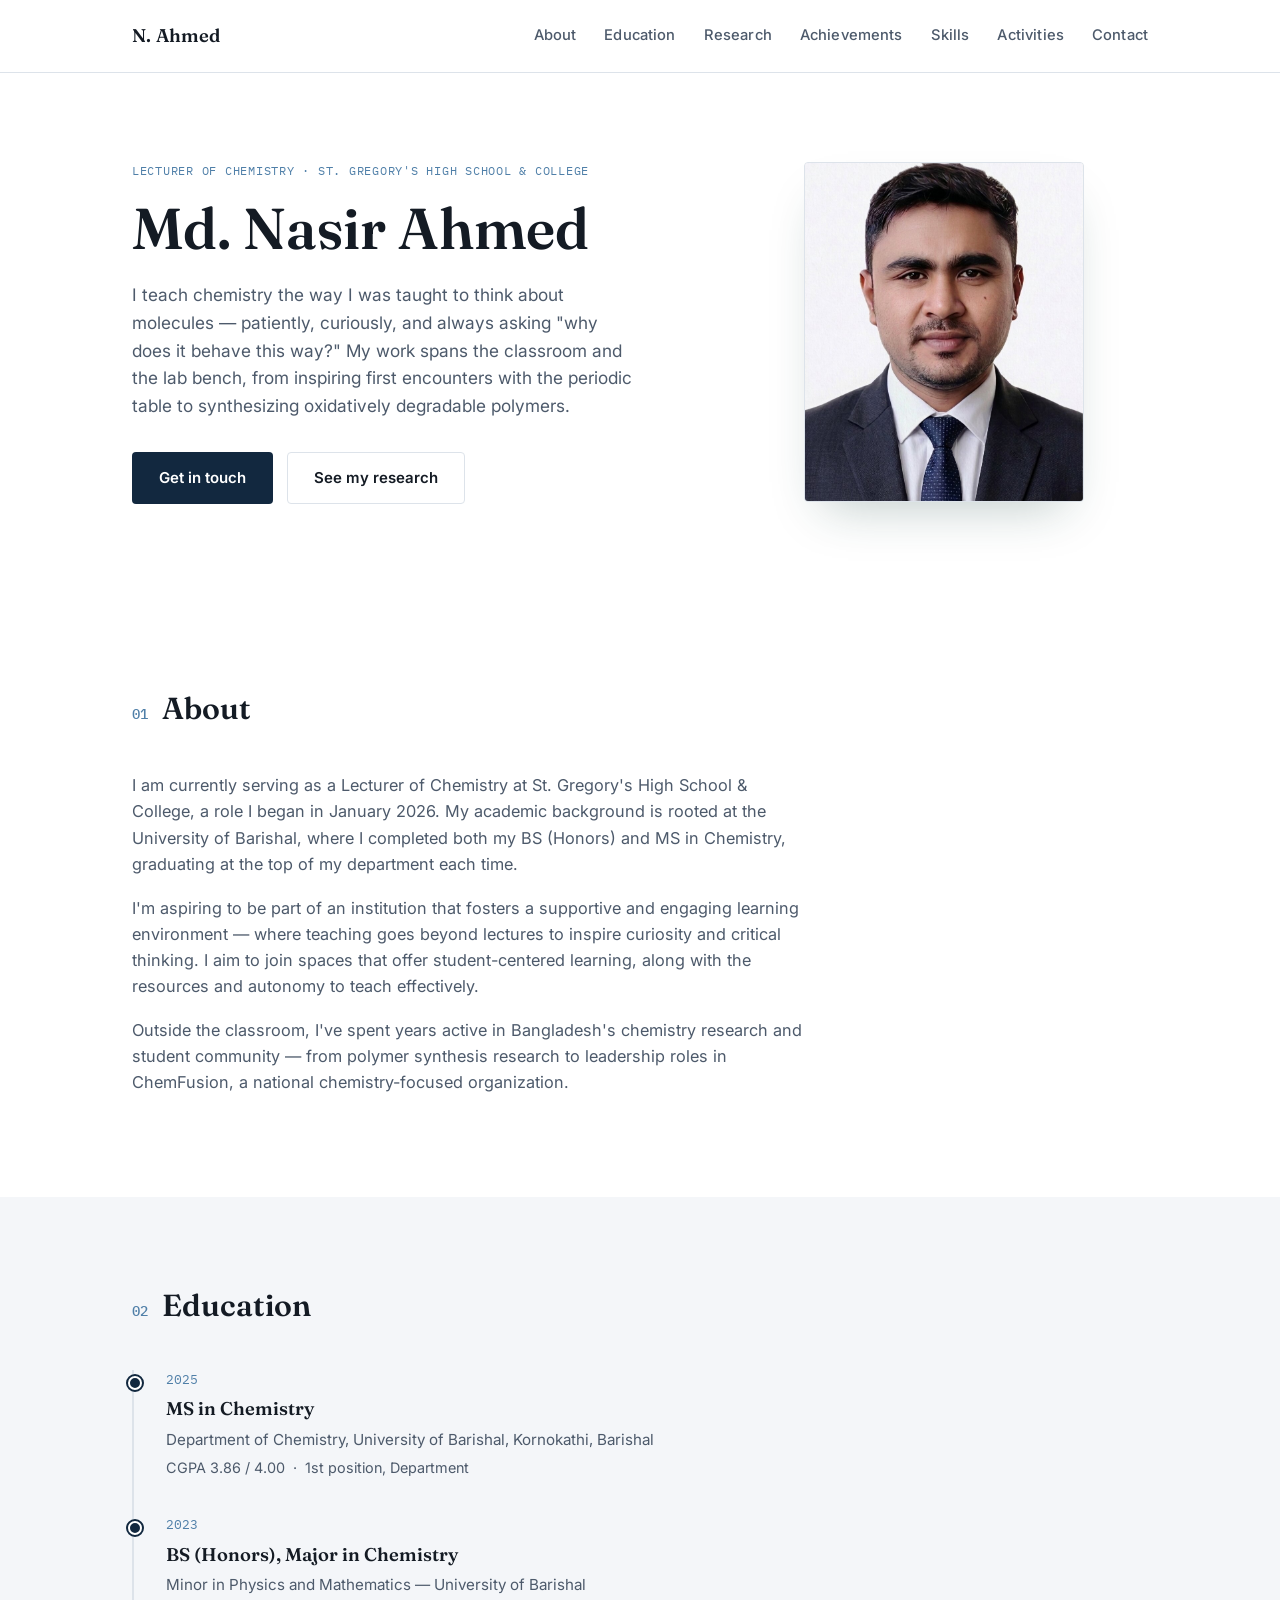
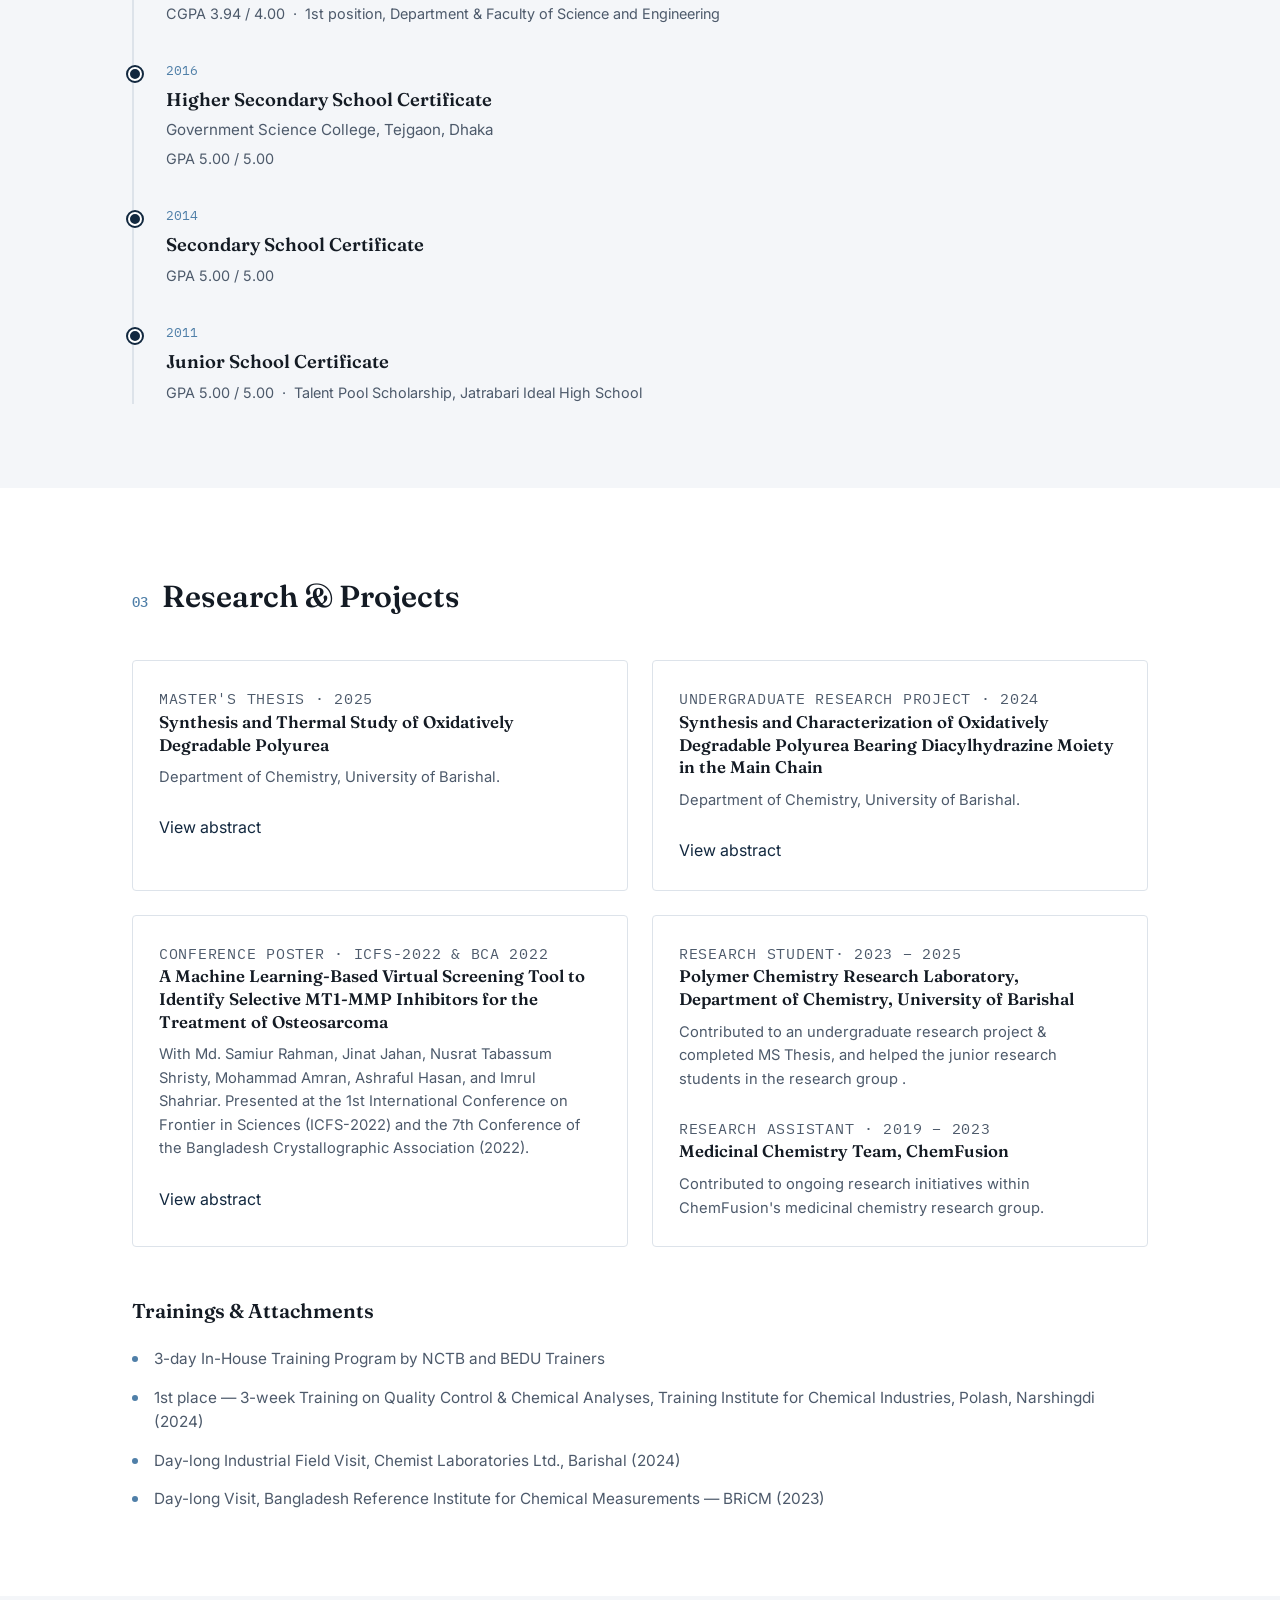
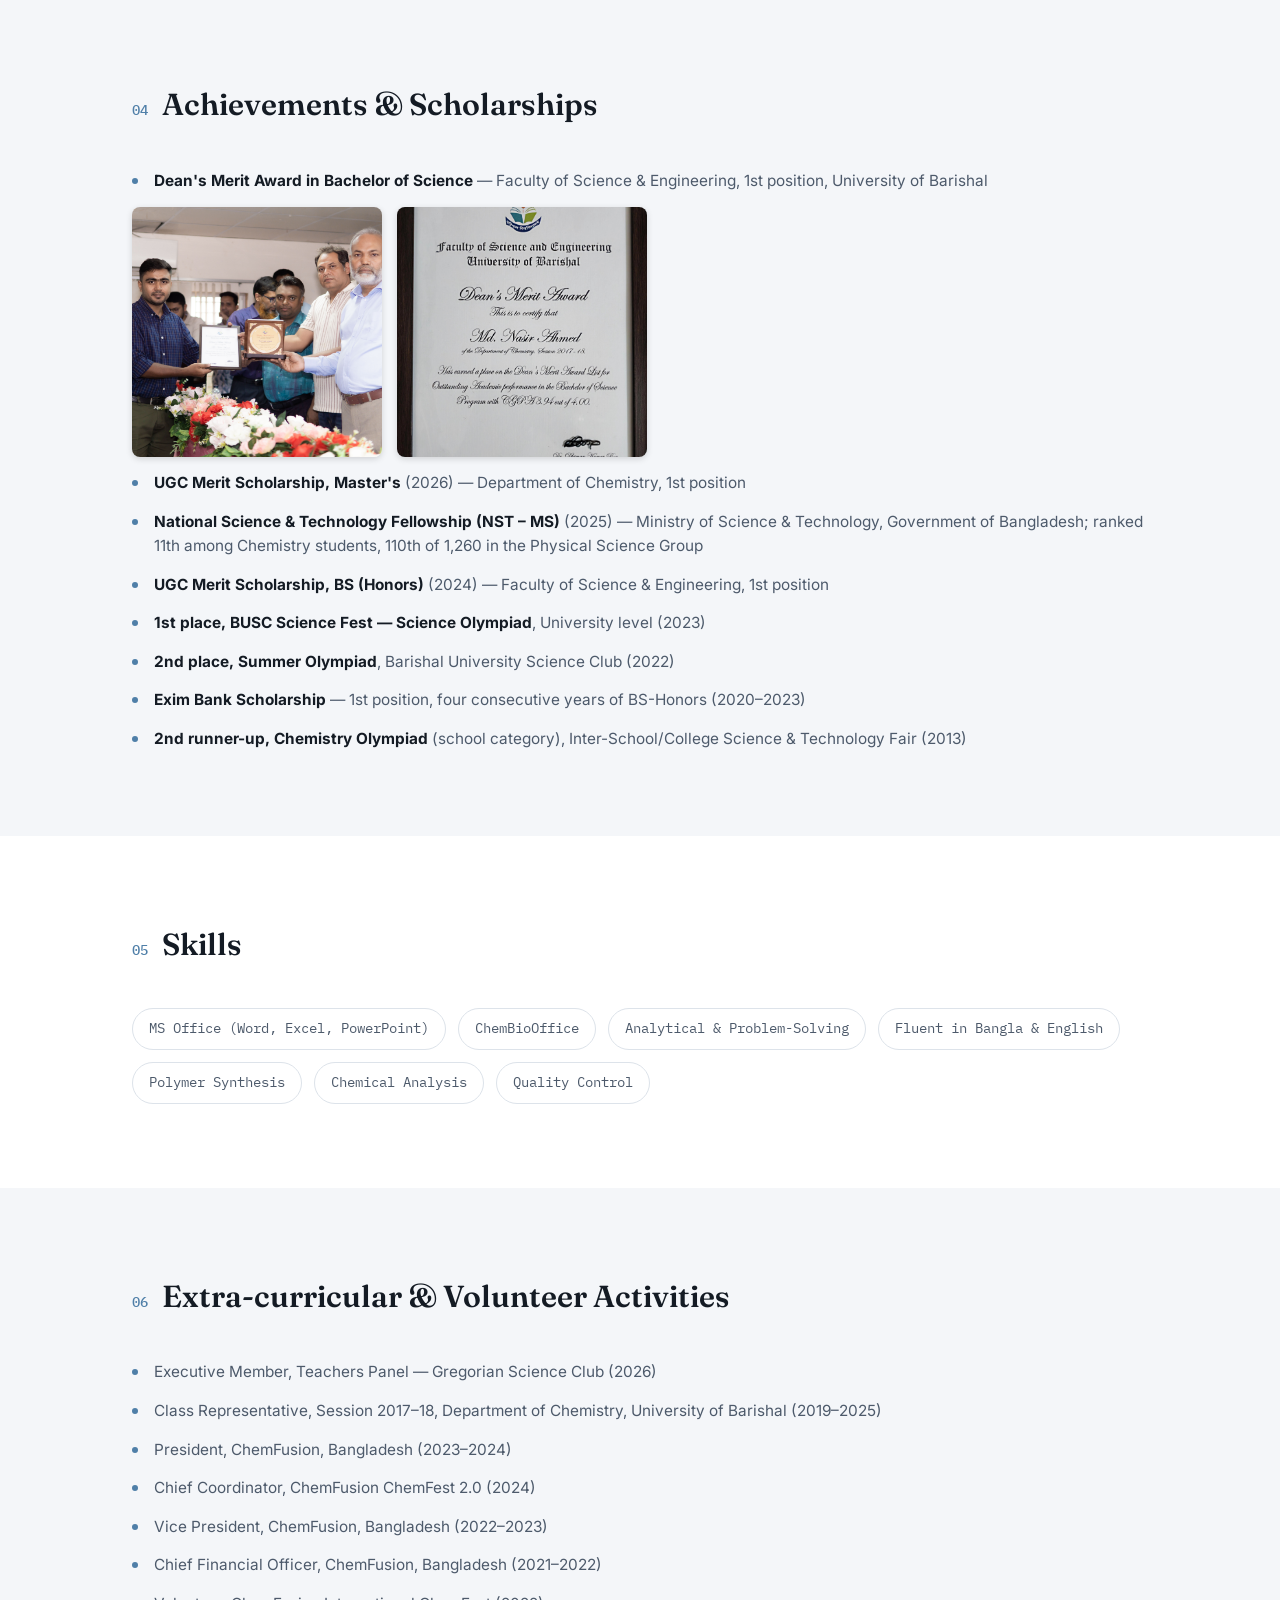
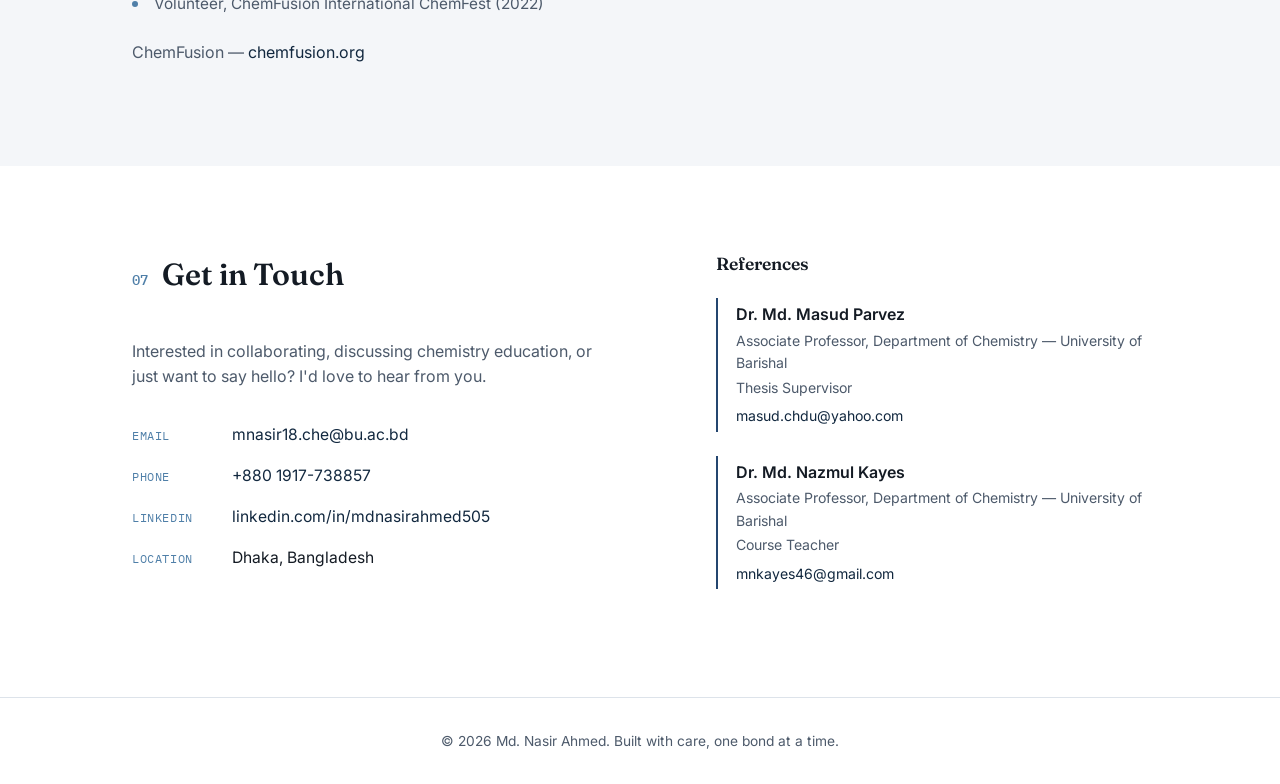
<file: index.html>
<!DOCTYPE html>
<html lang="en">
<head>
<meta charset="UTF-8">
<meta name="viewport" content="width=device-width, initial-scale=1.0">
<title>Md. Nasir Ahmed — Chemistry Educator & Researcher</title>
<meta name="description" content="Personal website of Md. Nasir Ahmed, Lecturer of Chemistry at St. Gregory's High School & College.">
<link rel="preconnect" href="https://fonts.googleapis.com">
<link rel="preconnect" href="https://fonts.gstatic.com" crossorigin>
<link href="https://fonts.googleapis.com/css2?family=Fraunces:opsz,wght@9..144,400;9..144,500;9..144,600;9..144,700&family=Inter:wght@400;500;600;700&family=IBM+Plex+Mono:wght@400;500&display=swap" rel="stylesheet">
<link rel="stylesheet" href="style.css">
</head>
<body>

<!-- ============ NAV ============ -->
<header class="site-header">
  <div class="wrap header-inner">
    <a href="#top" class="brand">N. Ahmed</a>
    <nav class="site-nav">
      <a href="#about">About</a>
      <a href="#education">Education</a>
      <a href="#research">Research</a>
      <a href="#achievements">Achievements</a>
      <a href="#skills">Skills</a>
      <a href="#activities">Activities</a>
      <a href="#contact">Contact</a>
    </nav>
    <button class="nav-toggle" aria-label="Toggle menu" aria-expanded="false">
      <span></span><span></span><span></span>
    </button>
  </div>
</header>

<!-- ============ HERO ============ -->
<section id="top" class="hero">
  <div class="wrap hero-inner">
    <div class="hero-text">
      <p class="eyebrow">Lecturer of Chemistry · St. Gregory's High School & College</p>
      <h1>Md. Nasir Ahmed</h1>
      <p class="hero-lede">
        I teach chemistry the way I was taught to think about molecules — patiently,
        curiously, and always asking "why does it behave this way?" My work spans
        the classroom and the lab bench, from inspiring first encounters with the
        periodic table to synthesizing oxidatively degradable polymers.
      </p>
      <div class="hero-actions">
        <a href="#contact" class="btn btn-primary">Get in touch</a>
        <a href="#research" class="btn btn-ghost">See my research</a>
      </div>
    </div>

    <!-- ===== IMAGE / PHOTO SECTION ===== -->
    <div class="hero-photo">
      <div class="photo-frame">
        <!--
          ADD YOUR PHOTO HERE:
          1. Upload a square photo to the /images folder in your GitHub repo (e.g. images/profile.jpg)
          2. Replace the src below with "images/profile.jpg"
          3. Delete or keep the placeholder <div class="photo-placeholder"> as a fallback
        -->
        <img src="images/profile.jpg" alt="Portrait of Md. Nasir Ahmed" class="profile-photo"
             onerror="this.style.display='none'; this.nextElementSibling.style.display='flex';">
        <div class="photo-placeholder">
          <span>Add your photo<br>images/profile.jpg</span>
        </div>
      </div>
      
    </div>
  </div>
</section>

<!-- ============ ABOUT ============ -->
<section id="about" class="section">
  <div class="wrap about-grid">
    <h2 class="section-title"><span class="section-num">01</span> About</h2>
    <div class="about-body">
      <p>
        I am currently serving as a Lecturer of Chemistry at St. Gregory's High School
        & College, a role I began in January 2026. My academic background is rooted at
        the University of Barishal, where I completed both my BS (Honors) and MS in
        Chemistry, graduating at the top of my department each time.
      </p>
      <p>
        I'm aspiring to be part of an institution that fosters a supportive and
        engaging learning environment — where teaching goes beyond lectures to
        inspire curiosity and critical thinking. I aim to join spaces that offer
        student-centered learning, along with the resources and autonomy to teach
        effectively.
      </p>
      <p>
        Outside the classroom, I've spent years active in Bangladesh's chemistry
        research and student community — from polymer synthesis research to
        leadership roles in ChemFusion, a national chemistry-focused organization.
      </p>
    </div>
  </div>
</section>

<!-- ============ EDUCATION ============ -->
<section id="education" class="section section-tint">
  <div class="wrap">
    <h2 class="section-title"><span class="section-num">02</span> Education</h2>

    <div class="timeline">
      <div class="timeline-item">
        <div class="timeline-year">2025</div>
        <div class="timeline-content">
          <h3>MS in Chemistry</h3>
          <p class="timeline-org">Department of Chemistry, University of Barishal, Kornokathi, Barishal</p>
          <p class="timeline-detail">CGPA 3.86 / 4.00 &nbsp;·&nbsp; 1st position, Department</p>
        </div>
      </div>

      <div class="timeline-item">
        <div class="timeline-year">2023</div>
        <div class="timeline-content">
          <h3>BS (Honors), Major in Chemistry</h3>
          <p class="timeline-org">Minor in Physics and Mathematics — University of Barishal</p>
          <p class="timeline-detail">CGPA 3.94 / 4.00 &nbsp;·&nbsp; 1st position, Department & Faculty of Science and Engineering</p>
        </div>
      </div>

      <div class="timeline-item">
        <div class="timeline-year">2016</div>
        <div class="timeline-content">
          <h3>Higher Secondary School Certificate</h3>
          <p class="timeline-org">Government Science College, Tejgaon, Dhaka</p>
          <p class="timeline-detail">GPA 5.00 / 5.00</p>
        </div>
      </div>

      <div class="timeline-item">
        <div class="timeline-year">2014</div>
        <div class="timeline-content">
          <h3>Secondary School Certificate</h3>
          <p class="timeline-detail">GPA 5.00 / 5.00</p>
        </div>
      </div>

      <div class="timeline-item">
        <div class="timeline-year">2011</div>
        <div class="timeline-content">
          <h3>Junior School Certificate</h3>
          <p class="timeline-detail">GPA 5.00 / 5.00 &nbsp;·&nbsp; Talent Pool Scholarship, Jatrabari Ideal High School</p>
        </div>
      </div>
    </div>
  </div>
</section>

<!-- ============ RESEARCH ============ -->
<section id="research" class="section">
  <div class="wrap">
    <h2 class="section-title"><span class="section-num">03</span> Research & Projects</h2>

    <div class="card-grid">
      <article class="card">
        <p class="card-tag">Master's Thesis · 2025</p>
        <h3>Synthesis and Thermal Study of Oxidatively Degradable Polyurea</h3>
        <p>Department of Chemistry, University of Barishal.</p>
         <br>
         <a href="/files/Thesis abstract.pdf" target="_blank" rel="noopener noreferrer">
    View abstract
  </a>
      </article>

      <article class="card">
        <p class="card-tag">Undergraduate Research Project · 2024</p>
        <h3>Synthesis and Characterization of Oxidatively Degradable Polyurea Bearing Diacylhydrazine Moiety in the Main Chain</h3>
        <p>Department of Chemistry, University of Barishal.</p>
         <br>
        <a href="/files/Undergraduate project abstract.pdf" target="_blank" rel="noopener noreferrer">
    View abstract
  </a>
      </article>

      <article class="card">
        <p class="card-tag">Conference Poster · ICFS-2022 & BCA 2022</p>
        <h3>A Machine Learning-Based Virtual Screening Tool to Identify Selective MT1-MMP Inhibitors for the Treatment of Osteosarcoma</h3>
        <p>With Md. Samiur Rahman, Jinat Jahan, Nusrat Tabassum Shristy, Mohammad Amran,
           Ashraful Hasan, and Imrul Shahriar. Presented at the 1st International
           Conference on Frontier in Sciences (ICFS-2022) and the 7th Conference of
           the Bangladesh Crystallographic Association (2022).</p>
         <br>
         <a href="/files/MMP-14 project abstract.pdf" target="_blank" rel="noopener noreferrer">
    View abstract
  </a>
      </article>

      <article class="card">
        <p class="card-tag">Research student· 2023 – 2025</p>
        <h3>Polymer Chemistry Research Laboratory, Department of Chemistry, University of Barishal</h3>
        <p>Contributed to an undergraduate research project & completed MS Thesis, and helped the junior research students in the research group .</p>
       <br>

        <p class="card-tag">Research Assistant · 2019 – 2023</p>
        <h3>Medicinal Chemistry Team, ChemFusion</h3>
        <p>Contributed to ongoing research initiatives within ChemFusion's medicinal
           chemistry research group.</p>
      </article>
    </div>

    <h3 class="subheading">Trainings & Attachments</h3>
    <ul class="plain-list">
      <li>3-day In-House Training Program by NCTB and BEDU Trainers</li>
      <li>1st place — 3-week Training on Quality Control & Chemical Analyses, Training Institute for Chemical Industries, Polash, Narshingdi (2024)</li>
      <li>Day-long Industrial Field Visit, Chemist Laboratories Ltd., Barishal (2024)</li>
      <li>Day-long Visit, Bangladesh Reference Institute for Chemical Measurements — BRiCM (2023)</li>
    </ul>
  </div>
</section>

<!-- ============ ACHIEVEMENTS ============ -->
<section id="achievements" class="section section-tint">
  <div class="wrap">
    <h2 class="section-title"><span class="section-num">04</span> Achievements & Scholarships</h2>
    <ul class="achievement-list">
      <li><strong>Dean's Merit Award in Bachelor of Science</strong> — Faculty of Science & Engineering, 1st position, University of Barishal</li>
      <div class="gallery">
  <div class="gallery-item">
    <img src="images/Dean's Award Recieving.jpg" alt="Dean's Award Recieving">
  </div>

         <div class="gallery-item">
    <img src="images/Dean's Merit Award Certificate.jpg" alt="Dean's Merit Award Certificate">
  </div>
         
</div>
      
      <li><strong>UGC Merit Scholarship, Master's</strong> (2026) — Department of Chemistry, 1st position</li>
      <li><strong>National Science & Technology Fellowship (NST – MS)</strong> (2025) — Ministry of Science & Technology, Government of Bangladesh; ranked 11th among Chemistry students, 110th of 1,260 in the Physical Science Group</li>
      <li><strong>UGC Merit Scholarship, BS (Honors)</strong> (2024) — Faculty of Science & Engineering, 1st position</li>
      <li><strong>1st place, BUSC Science Fest — Science Olympiad</strong>, University level (2023)</li>
      <li><strong>2nd place, Summer Olympiad</strong>, Barishal University Science Club (2022)</li>
      <li><strong>Exim Bank Scholarship</strong> — 1st position, four consecutive years of BS-Honors (2020–2023)</li>
      <li><strong>2nd runner-up, Chemistry Olympiad</strong> (school category), Inter-School/College Science & Technology Fair (2013)</li>
    </ul>
  </div>
</section>


<!-- ============ SKILLS ============ -->
<section id="skills" class="section">
  <div class="wrap skills-grid">
    <h2 class="section-title"><span class="section-num">05</span> Skills</h2>
    <div class="skills-tags">
      <span class="tag">MS Office (Word, Excel, PowerPoint)</span>
      <span class="tag">ChemBioOffice</span>
      <span class="tag">Analytical & Problem-Solving</span>
      <span class="tag">Fluent in Bangla & English</span>
      <span class="tag">Polymer Synthesis</span>
      <span class="tag">Chemical Analysis</span>
      <span class="tag">Quality Control</span>
    </div>
  </div>
</section>

<!-- ============ ACTIVITIES ============ -->
<section id="activities" class="section section-tint">
  <div class="wrap">
    <h2 class="section-title"><span class="section-num">06</span> Extra-curricular & Volunteer Activities</h2>
    <ul class="plain-list">
      <li>Executive Member, Teachers Panel — Gregorian Science Club (2026)</li>
      <li>Class Representative, Session 2017–18, Department of Chemistry, University of Barishal (2019–2025)</li>
      <li>President, ChemFusion, Bangladesh (2023–2024)</li>
      <li>Chief Coordinator, ChemFusion ChemFest 2.0 (2024)</li>
      <li>Vice President, ChemFusion, Bangladesh (2022–2023)</li>
      <li>Chief Financial Officer, ChemFusion, Bangladesh (2021–2022)</li>
      <li>Volunteer, ChemFusion International ChemFest (2022)</li>
    </ul>
    <p class="org-link">ChemFusion — <a href="https://chemfusion.org/" target="_blank" rel="noopener">chemfusion.org</a></p>
  </div>
</section>

<!-- ============ CONTACT ============ -->
<section id="contact" class="section contact-section">
  <div class="wrap contact-grid">
    <div>
      <h2 class="section-title"><span class="section-num">07</span> Get in Touch</h2>
      <p class="contact-lede">
        Interested in collaborating, discussing chemistry education, or just want
        to say hello? I'd love to hear from you.
      </p>
      <ul class="contact-list">
        <li><span class="contact-label">Email</span><a href="mailto:mnasir18.che@bu.ac.bd">mnasir18.che@bu.ac.bd</a></li>
        <li><span class="contact-label">Phone</span><a href="tel:+8801917738857">+880 1917-738857</a></li>
        <li><span class="contact-label">LinkedIn</span><a href="https://linkedin.com/in/mdnasirahmed505" target="_blank" rel="noopener">linkedin.com/in/mdnasirahmed505</a></li>
        <li><span class="contact-label">Location</span><span>Dhaka, Bangladesh</span></li>
      </ul>
    </div>

    <div class="references">
      <h3>References</h3>
      <div class="reference-card">
        <p class="ref-name">Dr. Md. Masud Parvez</p>
        <p class="ref-title">Associate Professor, Department of Chemistry — University of Barishal</p>
        <p class="ref-title">Thesis Supervisor</p>
        <p class="ref-contact"><a href="mailto:masud.chdu@yahoo.com">masud.chdu@yahoo.com</a></p>
      </div>
      <div class="reference-card">
        <p class="ref-name">Dr. Md. Nazmul Kayes</p>
        <p class="ref-title">Associate Professor, Department of Chemistry — University of Barishal</p>
        <p class="ref-title">Course Teacher</p>
        <p class="ref-contact"><a href="mailto:mnkayes46@gmail.com">mnkayes46@gmail.com</a></p>
      </div>
    </div>
  </div>
</section>

<footer class="site-footer">
  <div class="wrap footer-inner">
    <p>&copy; <span id="year"></span> Md. Nasir Ahmed. Built with care, one bond at a time.</p>
  </div>
</footer>

<script>
  document.getElementById('year').textContent = new Date().getFullYear();

  const toggle = document.querySelector('.nav-toggle');
  const nav = document.querySelector('.site-nav');
  toggle.addEventListener('click', () => {
    const open = nav.classList.toggle('open');
    toggle.setAttribute('aria-expanded', open);
  });
  document.querySelectorAll('.site-nav a').forEach(link => {
    link.addEventListener('click', () => nav.classList.remove('open'));
  });
</script>

</body>
</html>
</file>
<file: style.css>
/* =========================================================
   Md. Nasir Ahmed — Personal Site
   Palette: white ground, deep chemistry-teal, warm brass accent
   ========================================================= */
* {
  box-sizing: border-box;
}

img {
  max-width: 100%;
  height: auto;
}
:root {
  --paper: #ffffff;
  --tint: #f4f6f9;
  --ink: #141b24;
  --ink-soft: #4d5a6b;
  --teal: #24466f;
  --teal-deep: #12283f;
  --brass: #4f7fa8;
  --line: #dde3ea;
  --radius: 4px;

  --font-display: "Fraunces", Georgia, serif;
  --font-body: "Inter", -apple-system, BlinkMacSystemFont, sans-serif;
  --font-mono: "IBM Plex Mono", ui-monospace, monospace;
}

* { box-sizing: border-box; }

html { scroll-behavior: smooth; }

body {
  margin: 0;
  background: var(--paper);
  color: var(--ink);
  font-family: var(--font-body);
  line-height: 1.6;
  -webkit-font-smoothing: antialiased;
}

.wrap {
  max-width: 1080px;
  margin: 0 auto;
  padding: 0 32px;
}

a { color: var(--teal-deep); text-decoration: none; }
a:hover { text-decoration: underline; }

h1, h2, h3 { font-family: var(--font-display); font-weight: 600; margin: 0; color: var(--ink); }

/* ---------- Header ---------- */
.site-header {
  position: sticky;
  top: 0;
  z-index: 50;
  background: rgba(255,255,255,0.9);
  backdrop-filter: blur(8px);
  border-bottom: 1px solid var(--line);
}

.header-inner {
  display: flex;
  align-items: center;
  justify-content: space-between;
  height: 72px;
}

.brand {
  font-family: var(--font-display);
  font-weight: 600;
  font-size: 1.15rem;
  color: var(--ink);
  letter-spacing: 0.01em;
}
.brand:hover { text-decoration: none; color: var(--teal-deep); }

.site-nav { display: flex; gap: 28px; }
.site-nav a {
  color: var(--ink-soft);
  font-size: 0.92rem;
  font-weight: 500;
  letter-spacing: 0.01em;
}
.site-nav a:hover { color: var(--teal-deep); text-decoration: none; }

.nav-toggle {
  display: none;
  flex-direction: column;
  justify-content: center;
  gap: 5px;
  width: 32px; height: 32px;
  background: none; border: none; cursor: pointer;
}
.nav-toggle span { display: block; height: 2px; width: 100%; background: var(--ink); }

/* ---------- Hero ---------- */
.hero { padding: 88px 0 96px; }

.hero-inner {
  display: grid;
  grid-template-columns: 1.15fr 0.85fr;
  gap: 56px;
  align-items: center;
}

.eyebrow {
  font-family: var(--font-mono);
  font-size: 0.78rem;
  letter-spacing: 0.06em;
  text-transform: uppercase;
  color: var(--brass);
  margin: 0 0 18px;
}

.hero h1 {
  font-size: clamp(2.6rem, 5vw, 3.6rem);
  line-height: 1.05;
  margin-bottom: 22px;
}

.hero-lede {
  font-size: 1.08rem;
  color: var(--ink-soft);
  max-width: 46ch;
  margin: 0 0 32px;
}

.hero-actions { display: flex; gap: 14px; }

.btn {
  display: inline-block;
  padding: 13px 26px;
  border-radius: var(--radius);
  font-weight: 600;
  font-size: 0.94rem;
  border: 1.5px solid transparent;
}
.btn:hover { text-decoration: none; }
.btn-primary { background: var(--teal-deep); color: #fff; }
.btn-primary:hover { background: var(--teal); }
.btn-ghost { border-color: var(--line); color: var(--ink); }
.btn-ghost:hover { border-color: var(--teal-deep); color: var(--teal-deep); }

/* ---------- Hero photo / image section ---------- */
.hero-photo { position: relative; justify-self: center; }

.photo-frame {
  width: 280px;
  height: 340px;
  border-radius: var(--radius);
  overflow: hidden;
  position: relative;
  background: var(--tint);
  border: 1px solid var(--line);
  box-shadow: 0 24px 48px -20px rgba(20, 63, 57, 0.28);
}

.profile-photo {
  width: 100%;
  height: 100%;
  object-fit: cover;
  display: block;
}

.photo-placeholder {
  display: none;
  position: absolute;
  inset: 0;
  align-items: center;
  justify-content: center;
  text-align: center;
  padding: 24px;
  font-family: var(--font-mono);
  font-size: 0.8rem;
  color: var(--ink-soft);
  background: var(--tint);
}


/* ---------- Sections ---------- */
.section { padding: 84px 0; }
.section-tint { background: var(--tint); }

.section-title {
  display: flex;
  align-items: baseline;
  gap: 14px;
  font-size: 1.9rem;
  margin-bottom: 40px;
}

.section-num {
  font-family: var(--font-mono);
  font-size: 0.85rem;
  color: var(--brass);
  font-weight: 500;
}

.subheading {
  font-family: var(--font-display);
  font-size: 1.25rem;
  margin: 48px 0 20px;
}

/* ---------- About ---------- */
.about-body p {
  color: var(--ink-soft);
  max-width: 68ch;
  margin: 0 0 18px;
  font-size: 1.02rem;
}

/* ---------- Timeline ---------- */
.timeline {
  border-left: 2px solid var(--line);
  padding-left: 32px;
  display: flex;
  flex-direction: column;
  gap: 36px;
}

.timeline-item { position: relative; }
.timeline-item::before {
  content: "";
  position: absolute;
  left: -38px;
  top: 6px;
  width: 10px;
  height: 10px;
  border-radius: 50%;
  background: var(--teal-deep);
  border: 2px solid var(--paper);
  outline: 2px solid var(--teal-deep);
}

.timeline-year {
  font-family: var(--font-mono);
  font-size: 0.8rem;
  color: var(--brass);
  margin-bottom: 4px;
}

.timeline-content h3 { font-size: 1.15rem; margin-bottom: 4px; }
.timeline-org { color: var(--ink-soft); margin: 0 0 4px; font-size: 0.95rem; }
.timeline-detail { color: var(--ink-soft); margin: 0; font-size: 0.9rem; }

/* ---------- Card grid (research) ---------- */
.card-grid {
  display: grid;
  grid-template-columns: repeat(2, 1fr);
  gap: 24px;
  margin-bottom: 12px;
}

.card {
  border: 1px solid var(--line);
  border-radius: var(--radius);
  padding: 26px;
  background: var(--paper);
  transition: border-color 0.15s ease, transform 0.15s ease;
}
.card:hover { border-color: var(--teal); transform: translateY(-2px); }

.card-tag {
  font-family: var(--font-mono);
  font-size: 0.74rem;
  text-transform: uppercase;
  letter-spacing: 0.05em;
  color: var(--teal);
  margin: 0 0 10px;
}

.card h3 { font-size: 1.05rem; line-height: 1.35; margin-bottom: 10px; }
.card p { color: var(--ink-soft); font-size: 0.92rem; margin: 0; }

/* ---------- Plain lists ---------- */
.plain-list, .achievement-list {
  list-style: none;
  padding: 0;
  margin: 0;
  display: flex;
  flex-direction: column;
  gap: 14px;
}

.plain-list li, .achievement-list li {
  padding-left: 22px;
  position: relative;
  color: var(--ink-soft);
  font-size: 0.96rem;
}
.plain-list li::before, .achievement-list li::before {
  content: "";
  position: absolute;
  left: 0;
  top: 9px;
  width: 6px;
  height: 6px;
  background: var(--brass);
  border-radius: 50%;
}
.achievement-list strong { color: var(--ink); }

.org-link { margin-top: 24px; color: var(--ink-soft); }

/* ---------- Skills ---------- */
.skills-tags { display: flex; flex-wrap: wrap; gap: 12px; }
.tag {
  font-family: var(--font-mono);
  font-size: 0.85rem;
  padding: 9px 16px;
  border: 1px solid var(--line);
  border-radius: 999px;
  color: var(--ink-soft);
  background: var(--paper);
}

/* ---------- Contact ---------- */
.contact-grid {
  display: grid;
  grid-template-columns: 1.1fr 0.9fr;
  gap: 56px;
}

.contact-lede {
  color: var(--ink-soft);
  max-width: 46ch;
  margin: 0 0 32px;
}

.contact-list { list-style: none; padding: 0; margin: 0; display: flex; flex-direction: column; gap: 16px; }
.contact-list li { display: flex; gap: 16px; align-items: baseline; font-size: 0.98rem; }
.contact-label {
  font-family: var(--font-mono);
  font-size: 0.75rem;
  text-transform: uppercase;
  letter-spacing: 0.05em;
  color: var(--brass);
  width: 84px;
  flex-shrink: 0;
}

.references h3 { font-size: 1.1rem; margin-bottom: 20px; }
.reference-card {
  border-left: 2px solid var(--teal);
  padding: 4px 0 4px 18px;
  margin-bottom: 24px;
}
.ref-name { font-weight: 600; margin: 0 0 2px; }
.ref-title { color: var(--ink-soft); font-size: 0.88rem; margin: 0 0 2px; }
.ref-contact { font-size: 0.88rem; margin: 6px 0 0; }

/* ---------- Footer ---------- */
.site-footer { border-top: 1px solid var(--line); padding: 32px 0; }
.footer-inner p { margin: 0; color: var(--ink-soft); font-size: 0.86rem; text-align: center; }

/* ---------- Responsive ---------- */
@media (max-width: 860px) {
  .hero-inner { grid-template-columns: 1fr; }
  .hero-photo { justify-self: start; order: -1; }
  .card-grid { grid-template-columns: 1fr; }
  .contact-grid { grid-template-columns: 1fr; }
  .site-nav {
    display: none;
    position: absolute;
    top: 72px; left: 0; right: 0;
    background: var(--paper);
    flex-direction: column;
    padding: 20px 32px;
    border-bottom: 1px solid var(--line);
  }
  .site-nav.open { display: flex; }
  .nav-toggle { display: flex; }
}

@media (max-width: 600px) {
  .wrap { padding: 0 20px; }
  .photo-frame { width: 100%; max-width: 250px; height: 220px; }
}

.gallery {
  display: flex;
  flex-wrap: wrap;
  gap: 15px;
  width: 100%;
}

.gallery-item {
  flex: 0 0 auto;       /* don't grow or shrink — keep a fixed size */
  width: 250px;         /* standard width for every image */
  height: 250px;        /* standard height for every image */
  border-radius: 8px;
  overflow: hidden;
  box-shadow: 0 2px 6px rgba(0,0,0,0.15);
}

.gallery-item img {
  height: 100%;
  width: 100%;
  object-fit: cover;    /* crops to fill the fixed box, keeping aspect consistent */
  display: block;
}

html, body {
  margin: 0;
  padding: 0;
  overflow-x: hidden;
}

/* Respect reduced motion */
@media (prefers-reduced-motion: reduce) {
  html { scroll-behavior: auto; }
  .card { transition: none; }
}
</file>
